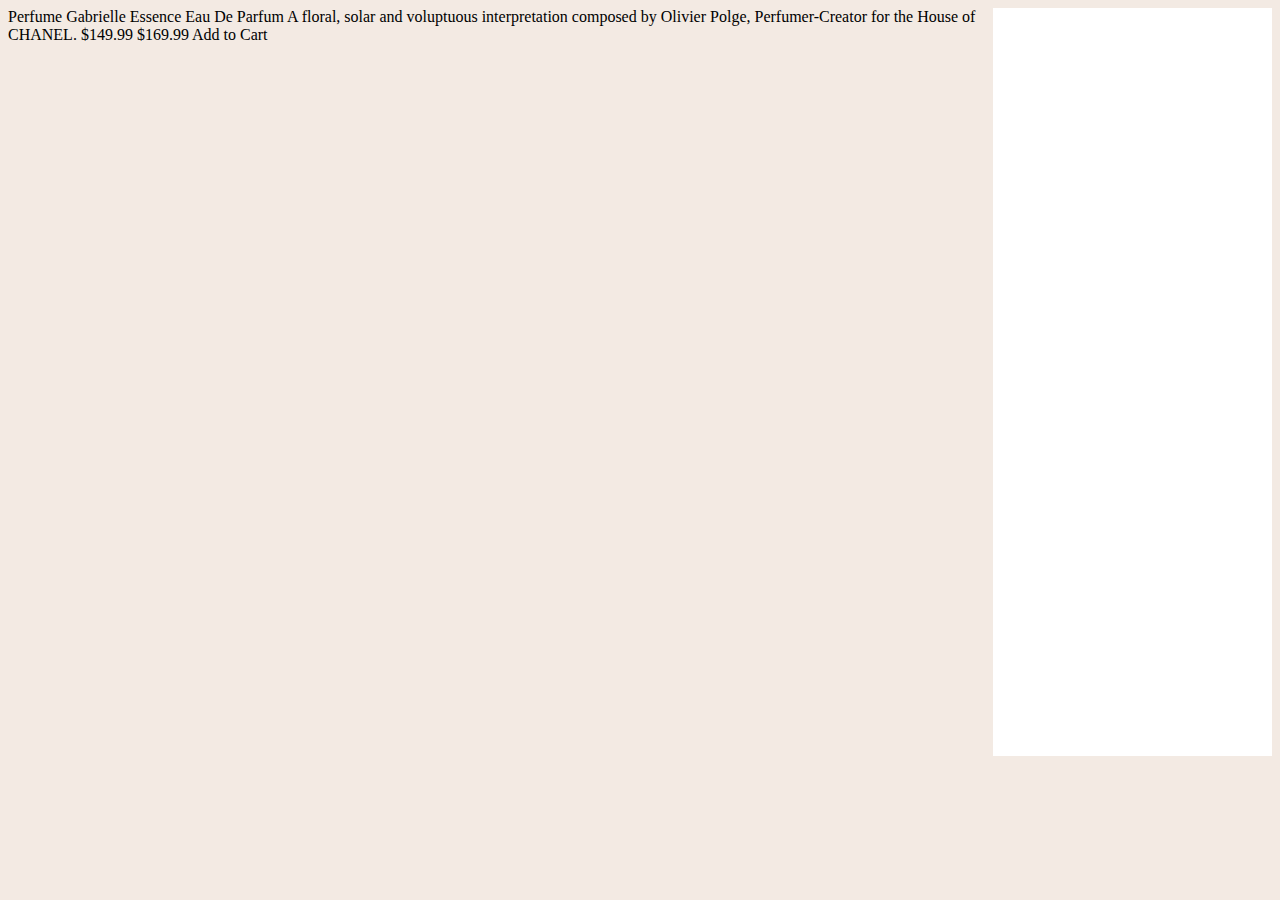
<file: project/index.html>
<!DOCTYPE html>
<html lang="en">
<head>
    <meta charset="UTF-8">
    <meta name="viewport" content="width=device-width, initial-scale=1.0">
    <title>Document</title>
    <link rel="stylesheet" href="styles.css">
</head>
<body>
      Perfume

  Gabrielle Essence Eau De Parfum

  A floral, solar and voluptuous interpretation composed by Olivier Polge, 
  Perfumer-Creator for the House of CHANEL.

  $149.99
  $169.99

  Add to Cart
    <div class="container">
        <div class="picture">

        </div>
    </div>
    <div class="container-2"></div>
</body>
</html>
</file>
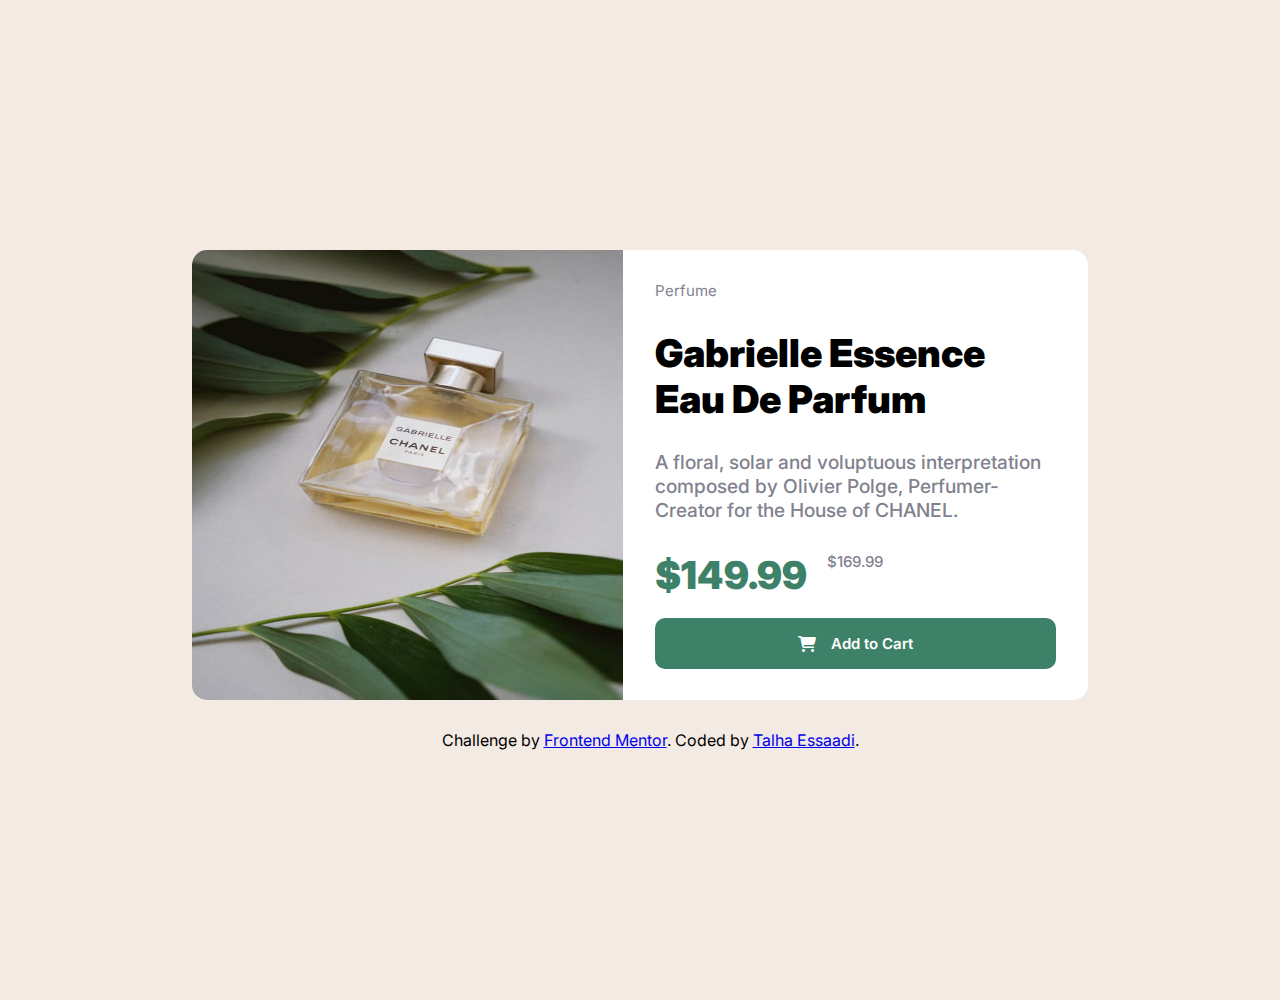
<file: product-preview-card-component-main/product-preview-card-component-main/index.html>
<!DOCTYPE html>
<html lang="en">
  <head>
    <meta charset="UTF-8">
    <meta name="viewport" content="width=device-width, initial-scale=1.0">
    <!-- displays site properly based on user's device -->

    <link rel="icon" type="image/png" sizes="32x32"
      href="./images/favicon-32x32.png">
    <link rel="stylesheet" href="styles.css">
    <link rel="stylesheet" href="https://cdnjs.cloudflare.com/ajax/libs/font-awesome/6.5.0/css/all.min.css">
    <title>Frontend Mentor | Product preview card component</title>

  </head>
  <body>
    <div class="container">
      <div class="product-item">
      <div class="picture">
        <picture>

      <source srcset="images/image-product-mobile.jpg" media="(max-width: 770px)" >
      
      <img src="images/image-product-desktop.jpg" alt="Product image" class="image-product-desktop">
    </picture>
       
      </div>
      <div class="details">
        <h1 class="product-type">Perfume</h1>
        <h1 class="title">Gabrielle Essence Eau De Parfum</h1>
        <p class="description">A floral, solar and voluptuous interpretation composed by Olivier Polge, 
  Perfumer-Creator for the House of CHANEL.</p>
        <div class="price">
          <h1 class="price-after">$149.99</h1>
        <h1 class="price-before">$169.99</h1>
        </div>
        <div class="submit-button">
          <i class="fa-solid fa-cart-shopping"></i>
          <h1 class="button-text">
            Add to Cart
          </h1>
        </div>
      </div>
    </div>
    
    
    <div class="attribution">
      Challenge by <a href="https://www.frontendmentor.io?ref=challenge"
        target="_blank">Frontend Mentor</a>.
      Coded by <a href="#">Talha Essaadi</a>.
    </div>
    </div>

  </body>
</html>
</file>
<file: project/styles.css>
body {
    background-color: #F3EAE3;
    display: flex;

}

.container {
    background-color: white;
    height: 748px;
    width: 349px;
}
</file>
<file: product-preview-card-component-main/product-preview-card-component-main/styles.css>
@import url('https://fonts.googleapis.com/css2?family=Inter:wght@100;200;300;400;500;600;700;800;900&display=swap');

* {
    padding: 0px;
    margin: 0px;
}

body {
    font-family: 'Inter', sans-serif;
    padding: 0;
    margin: 0px;
    width: 100vw;
    overflow-x: hidden;
}

:root {
    --white:white;
    --black: #000000;
    --grey : #80828E;
    --green: #3D8168;
    --Background: #F3EAE3;

}


.container {
    background-color: var(--Background);
    width: 100vw;
    padding: 50px 0;
    min-height: 100vh;
    overflow-x: hidden;
    display: flex;
    justify-content: center;
    flex-direction: column;
    align-items: center;
   
}




.product-item {
    display:flex;
    background-color: white;
    height: 450px;
    
    width: clamp(602px , 70vw , 900px);
    border-radius: 15px ;
}
.picture {
    width:100%;
    height: 100%;
    border-radius: 15px 15px 0 0;
   

}
.image-product-desktop {
    width:100%;
    height:100%;
    border-radius: 15px 0 0 15px;
   
}

/*
  <div class="details">
        <h1 class="product-type"></h1>
        <h1 class="title"></h1>
        <p class="description"></p>
        <h1 class="price-after"></h1>
        <h1 class="price-before"></h1>
    </div>

*/
.details {
    
    
    width: 100%;
    display: flex;
    
    box-sizing: border-box;
    padding: 30px 32px;
  
    flex-direction: column;
    justify-content: center;
    
}


/* Rugelar = 400 ;
   Meduim = 500 ;
   Extra Bold = 900 ;



*/

.product-type {

    color: var(--grey);
    font-weight: 400;
    font-size: 15px;
}

.title {
    margin-top: 30px;
    color: var(--black);
    font-weight: 900;
    font-size: clamp(30px , 3vw , 40px);
}

.description {
    margin-top: 28px;
    color: var(--grey);
    font-weight: 500;
    font-size: clamp(15px , 1.5vw , 30px);
} 

.price {
    width:100%;
    display: flex;
    margin-top: 30px;

}
.price-after {
    color: var(--green);
    font-weight: 900;
    font-size: clamp(28px , 3vw , 40px);

}

.price-before {
    padding-left: 20px;
    color: var(--grey);
    font-weight: 500;
    font-size: 15px;
}
.submit-button {
    margin-top: 20px;
    width:100%;
    background-color: var(--green);
    height: 51px;
    border-radius:10px;
    display: flex;
    justify-content: center;
    align-items: center;
    gap:15px;
}
.button-text {
    color: var(--white);
    font-weight: 600;
    font-size: 15px;
}
.fa-cart-shopping {
   
    color:var(--white);
}
/*
  <div class="details">
        <h1 class="product-type"></h1>
        <h1 class="title"></h1>
        <p class="description"></p>
        <h1 class="price-after"></h1>
        <h1 class="price-before"></h1>
    </div>

*/
.attribution {
    padding-left: 20px;
    margin-top :30px;
}





@media (max-width: 770px) {
    
.container {
    background-color: var(--Background);
    width: 100vw;
    padding: 50px 0;
    min-height: 100vh;
    overflow-x: hidden;
    display: flex;
    flex-direction: column;
    align-items: center;
   
}
.product-item {
    display:flex;
    flex-direction: column;
    background-color: white;
    height: 748px;
    width: clamp(349px, 50vw , 500px);
    border-radius: 15px ;
}

.picture {
    width:100%;
    height: 340px;
    border-radius: 15px 15px 0 0;
   
}
.image-product-desktop {
    width:100%;
    border-radius: 15px 15px 0 0;
   
}

/*
  <div class="details">
        <h1 class="product-type"></h1>
        <h1 class="title"></h1>
        <p class="description"></p>
        <h1 class="price-after"></h1>
        <h1 class="price-before"></h1>
    </div>

*/
.details {
    
    
    width: 100%;
    display: flex;
    
    box-sizing: border-box;
    padding: 30px 32px;
  
    flex-direction: column;
    justify-content: flex-start;
    
}


/* Rugelar = 400 ;
   Meduim = 500 ;
   Extra Bold = 900 ;



*/

.product-type {

    color: var(--grey);
    font-weight: 400;
    font-size: 15px;
}

.title {
    margin-top: 30px;
    color: var(--black);
    font-weight: 900;
    font-size: 30px;
}

.description {
    margin-top: 28px;
    color: var(--grey);
    font-weight: 500;
    font-size: 15px;
} 

.price {
    width:100%;
    display: flex;
    margin-top: 30px;

}
.price-after {
    color: var(--green);
    font-weight: 900;
    font-size: 28px;

}

.price-before {
    padding-left: 20px;
    color: var(--grey);
    font-weight: 500;
    font-size: 15px;
}
.submit-button {
    margin-top: 20px;
    width:100%;
    background-color: var(--green);
    height: 51px;
    border-radius:10px;
    display: flex;
    justify-content: center;
    align-items: center;
    gap:15px;
}
.button-text {
    color: var(--white);
    font-weight: 600;
    font-size: 15px;
}
.fa-cart-shopping {
   
    color:var(--white);
}
/*
  <div class="details">
        <h1 class="product-type"></h1>
        <h1 class="title"></h1>
        <p class="description"></p>
        <h1 class="price-after"></h1>
        <h1 class="price-before"></h1>
    </div>

*/
.attribution {
    padding-left: 20px;
    margin-top :30px;
}
}
</file>
